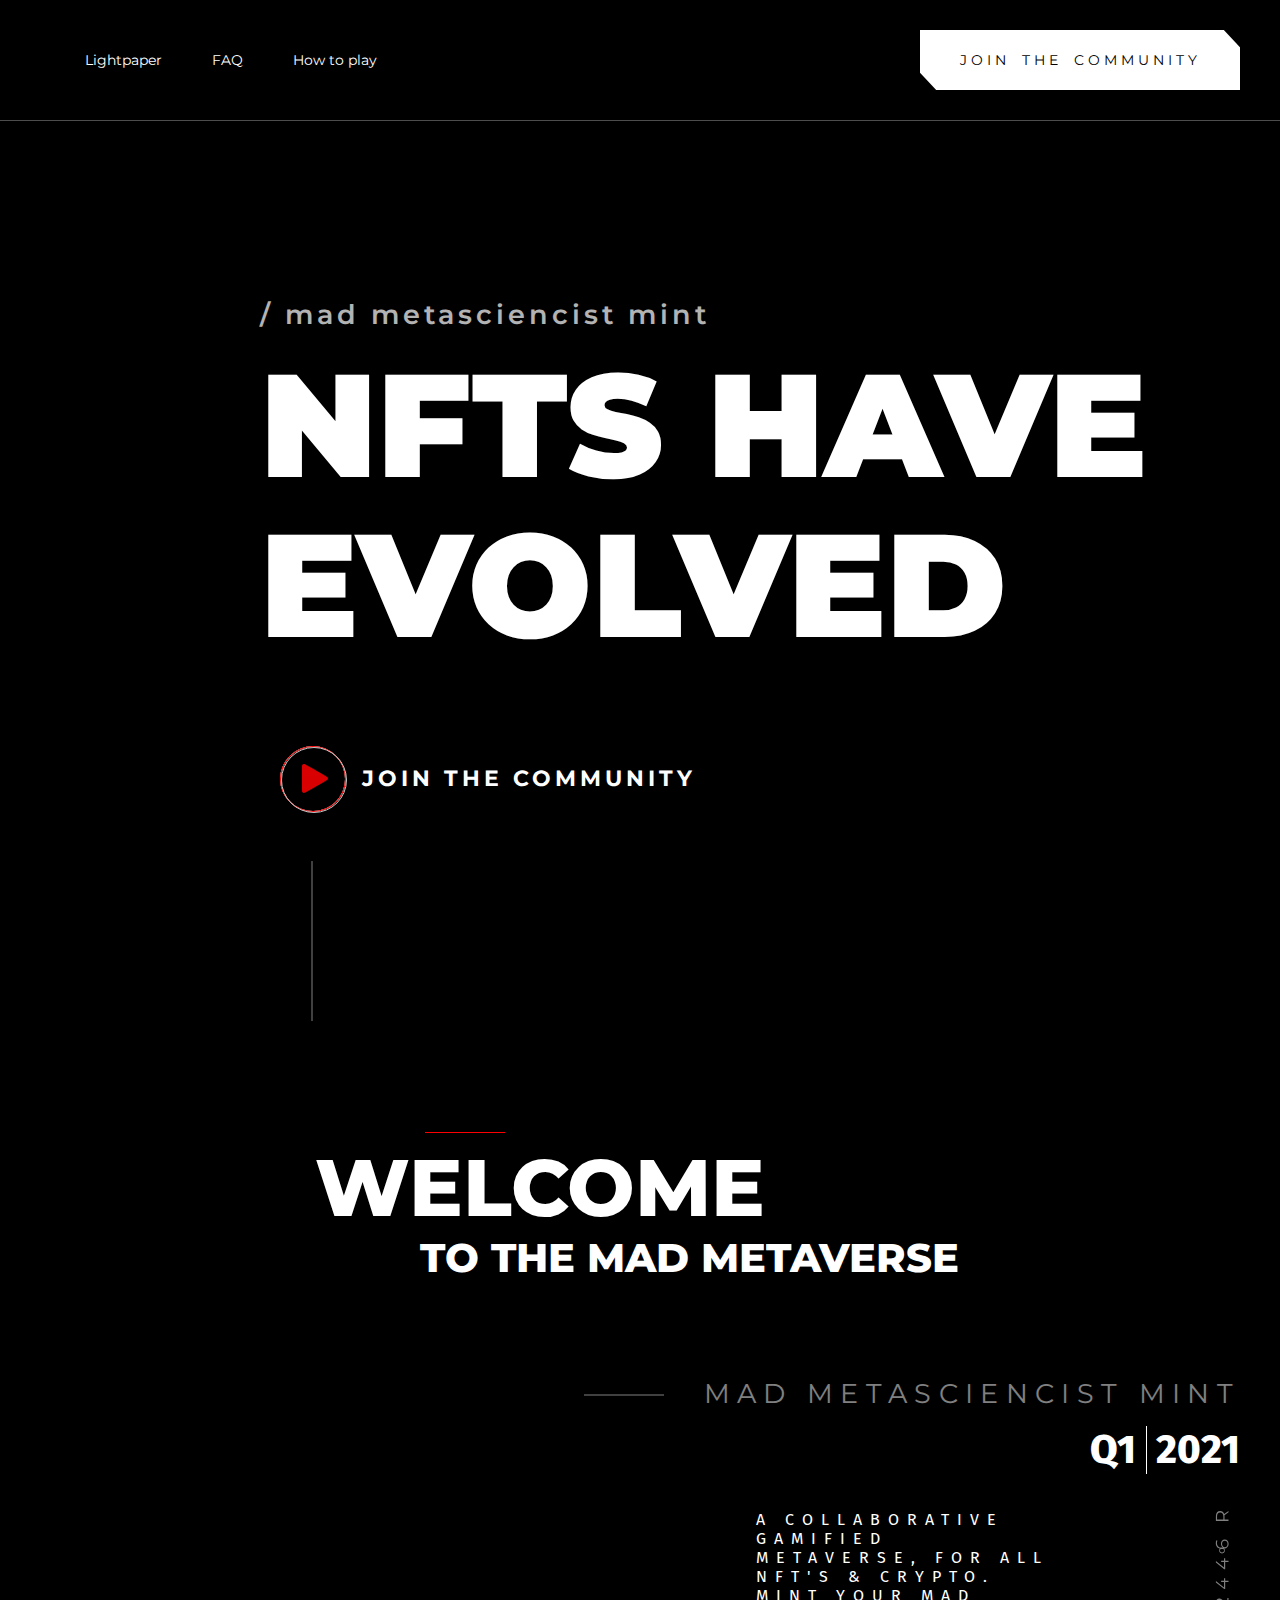
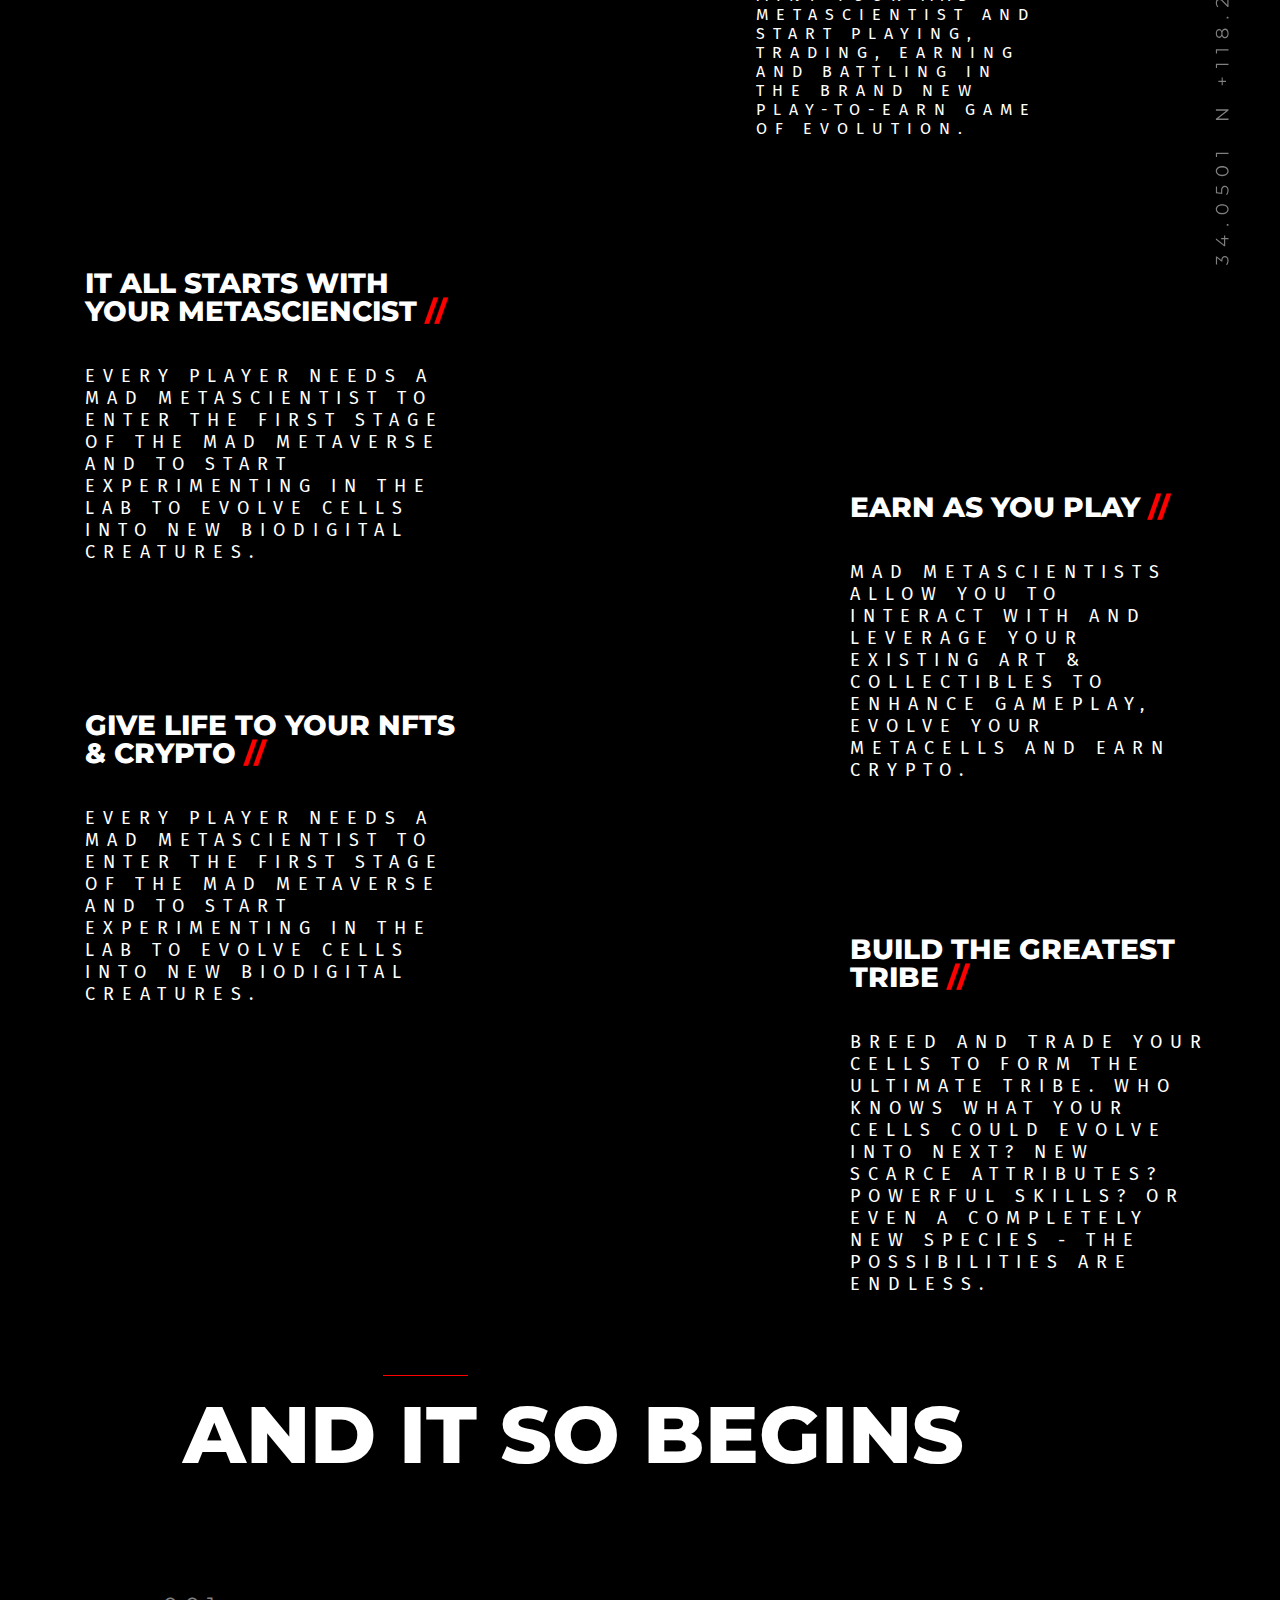
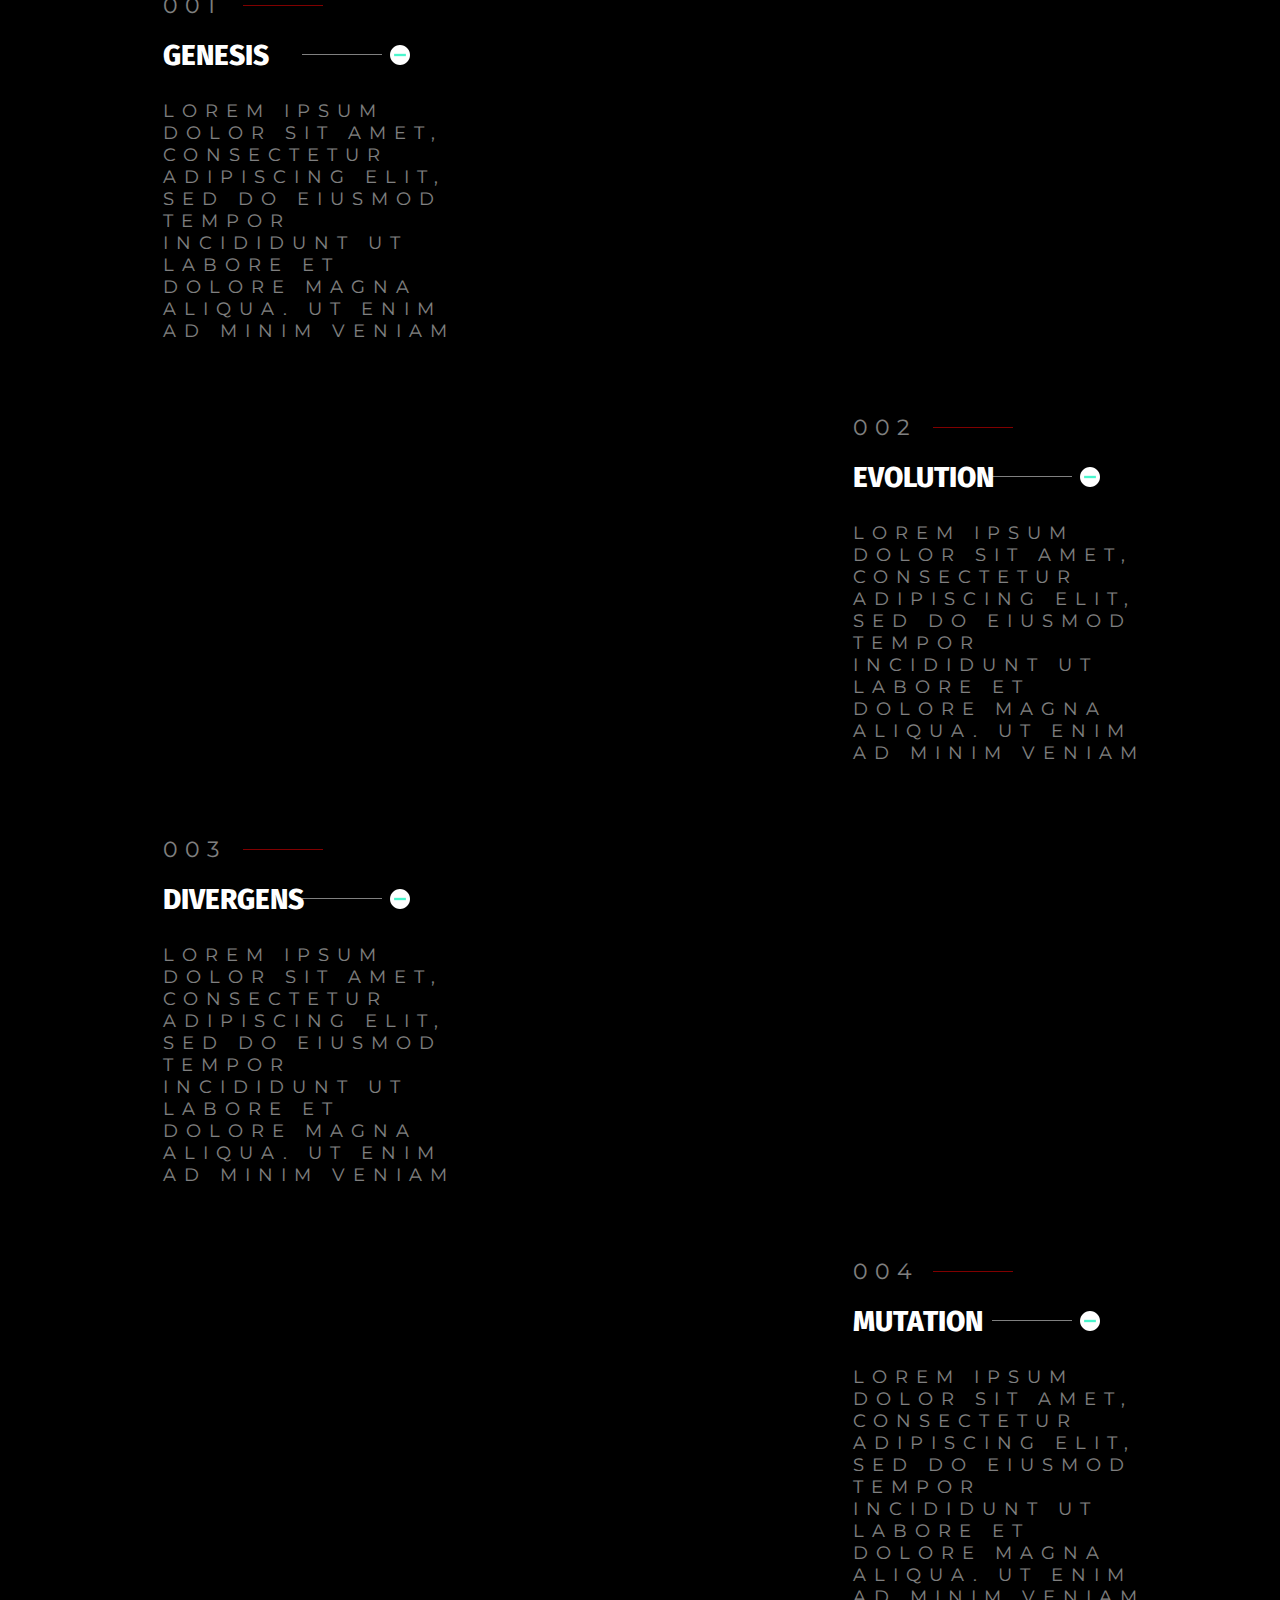
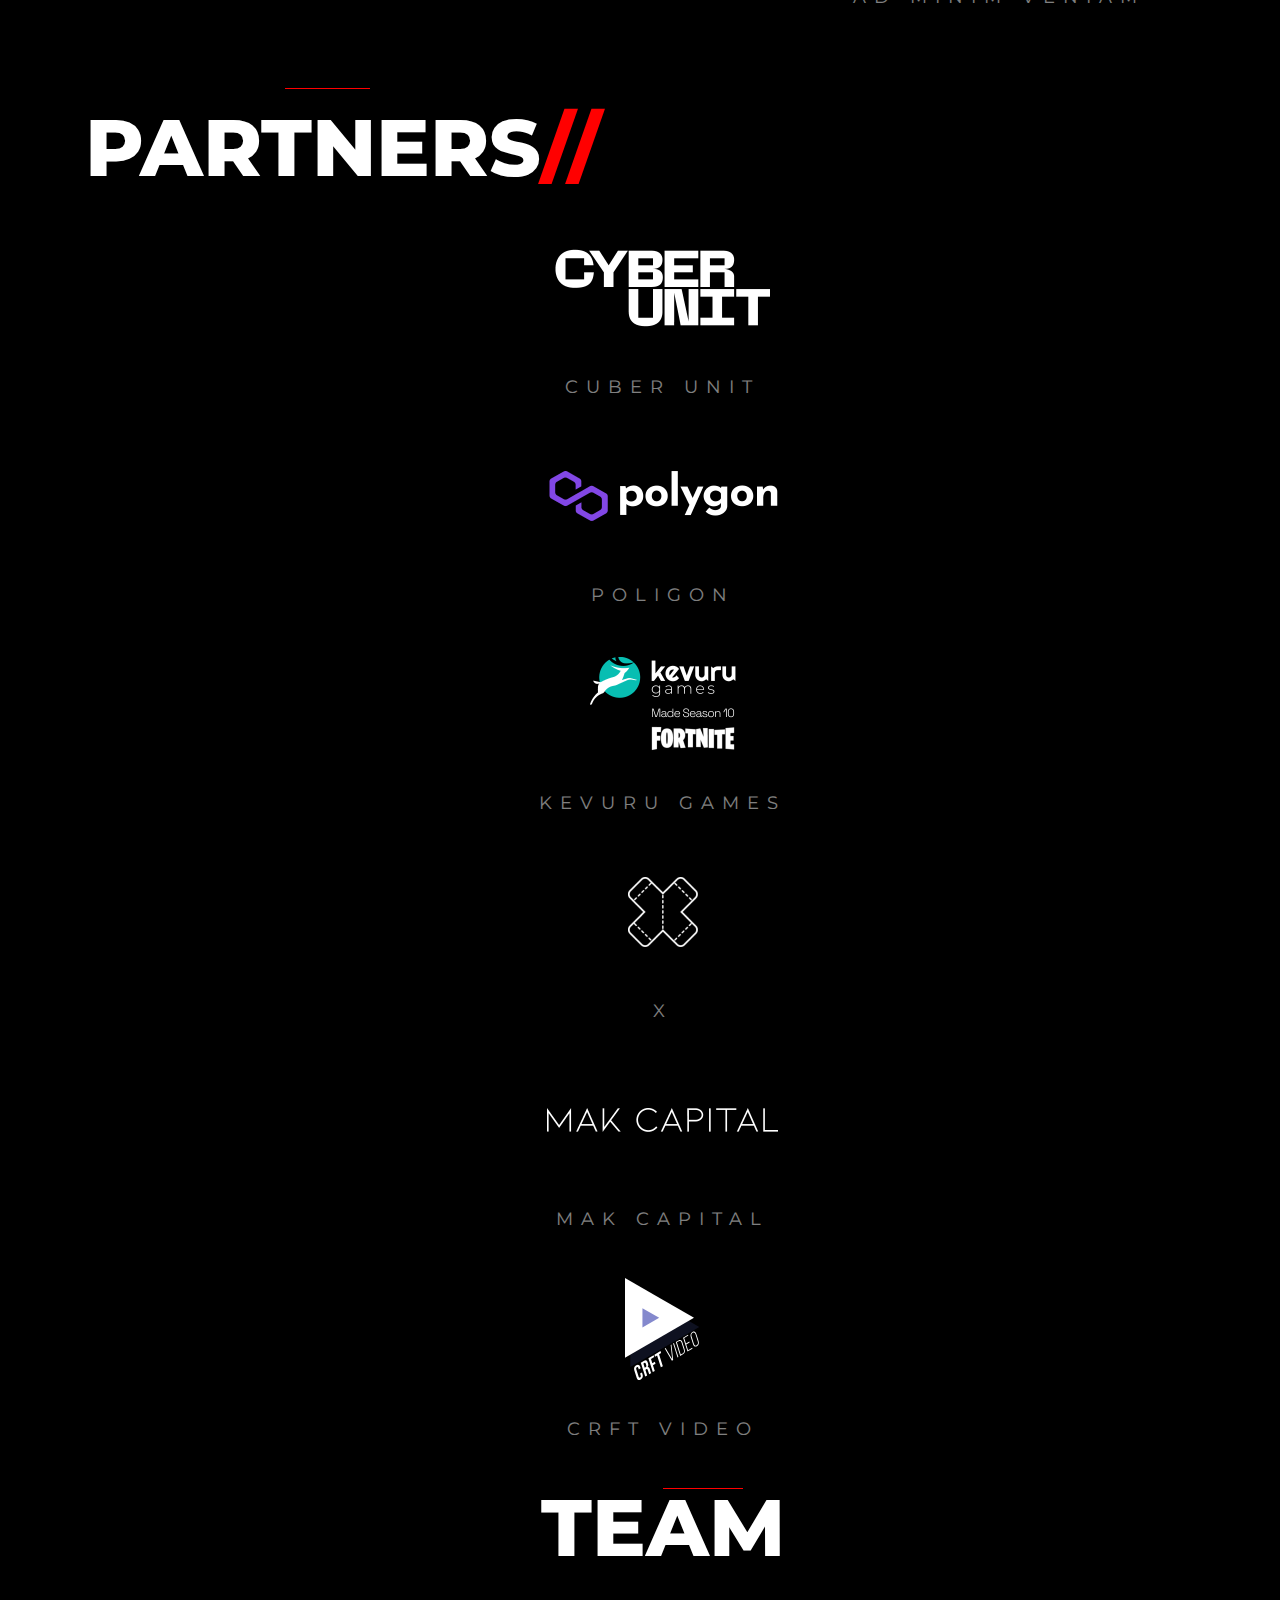
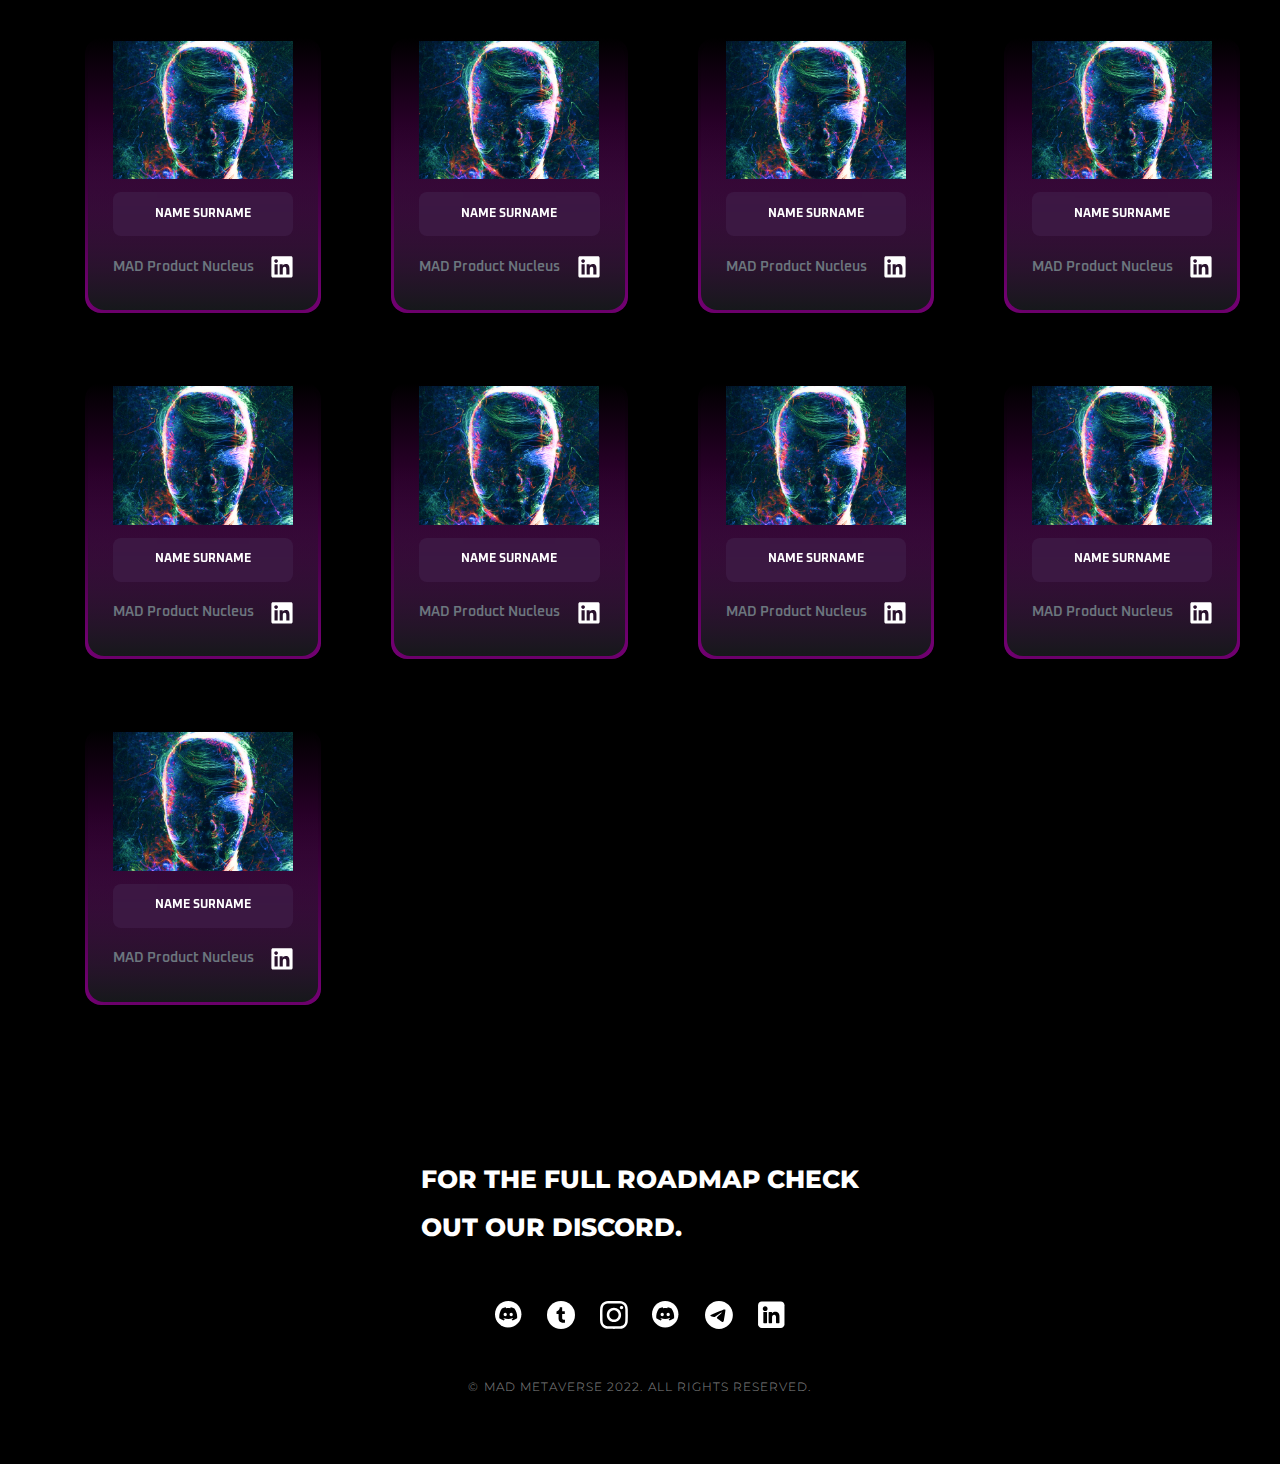
<file: index.html>
<!DOCTYPE html>
<html lang="en">
<head>
	<meta charset="UTF-8">
	<meta http-equiv="X-UA-Compatible" content="IE=edge">
	<meta name="viewport" content="width=device-width, initial-scale=1.0">
	<meta name="keywords" content="metaworld1756"> 
	<title>Project</title>
	<link rel="stylesheet" href="css/style.css">
	<link rel="icon" type="image/x-icon" href="img/favicon.ico">

</head>
<body>
			<div class="wrapper">
				<header>
						<div class="content">
								<div class="header">
									<div id="burger_list" class="header__burger__active trans">
										<div id="burger_none" class="header__active__less"></div>
										
										<nav>
											<ul>
												<li><a href="anine.html">Lightpa<span class="active_red">pe</span>r</a></li>
												<li><a href="anine.html">F<span class="active_red">A</span>Q</a></li>
												<li><a href="anine.html">H<span class="active_red">o</span>w to pl<span class="active_red">a</span>y</a></li>
											</ul>
										</nav>
									</div>
									
									<div id="burger" class="header__burger">
										<span></span>
									</div>
									<nav class="header__list">
										<ul>
											<li><a href="anine.html">Lightpaper</a></li>
											<li><a href="anine.html">FAQ</a></li>
											<li><a href="anine.html">How to play</a></li>
										</ul>
									</nav>
									<div class="header__btn">
										<a href="anine.html">join the community</a>
									</div>							
						</div>
						
					</div>
				</header>
				<main>
					<div class="content">
<section class="ewolved">
		<div class="ewolved__subtitle">
			/ mad metasciencist mint
		</div>
		<div class="ewolved__title">
				<p>NFTS HAVE</p>
				<p>EVOLVED</p>
		</div>
		<div class="ewolved__btn">
			<div class="ewolved__btn_btn"></div>

			<div class="ewolved__btn_text">JOIN THE COMMUNITY</div>
			
		</div>
	<span class="ewolved__dekor"></span>
</section>
<section class="welcome">
	<div class="welcome__title title99">welcome</div>
	<div class="welcome__title_less"> to the mad metaverse</div>
	<div class="welcome__sub_block sub_block">
		<div class="sub_block_title">mad metasciencist mint</div>
		<div class="sub_block_time"> <span>q1</span> 2021</div>
	</div>
	<div class="welcome__colaborative">
		<div class="welcome__colaborative_text">A collaborative gamified Metaverse, for all NFT's & crypto. Mint your MAD Metascientist and start playing, trading, earning and battling in the brand new play-to-earn game of evolution.</div>
			<div class="colaborative_wrapper">
		<div class="welcome__colaborative_addition">
			<img src="img/vertical.svg" alt="ver">
		</div>	
	</div>
	</div>
	<div class="part_main">
			<div class="part_main__item part_main__item_1">
				<div class="part_item_title">it all starts with your metasciencist <span>//</span></div>
				<p class="part_item_p">Every player needs a MAD Metascientist to enter the first stage of the MAD Metaverse and to start experimenting in the lab to evolve cells into new biodigital creatures.</p>						
			</div>



			<div class="part_main__item part_main__item_2">
				<div class="part_item_title">Earn as you play <span>//</span></div>
				<p class="part_item_p">MAD Metascientists allow you to interact with and leverage your existing art & collectibles to enhance gameplay, evolve your Metacells and earn crypto.</p>						
			</div>


			<div class="part_main__item part_main__item_3">
				<div class="part_item_title">Give life to your NFTs & Crypto <span>//</span></div>
				<p class="part_item_p">Every player needs a MAD Metascientist to enter the first stage of the MAD Metaverse and to start experimenting in the lab to evolve cells into new biodigital creatures.</p>						
			</div>



			<div class="part_main__item part_main__item_4">
				<div class="part_item_title">Build the greatest tribe <span>//</span></div>
				<p class="part_item_p">Breed and trade your cells to form the ultimate tribe. Who knows what your cells could evolve into next? New scarce attributes? Powerful skills? Or even a completely new species - the possibilities are endless.</p>						
			</div>
	</div>
</section>
<section class="stade">
	<div class="stade__title title99">and it so begins</div>
	<div class="stade__item">
			<div class="stade__number">001</div>
			<div class="stade__item__title">genesis</div>
			<div class="stade__item__p">Lorem ipsum dolor sit amet, consectetur adipiscing elit, sed do eiusmod tempor incididunt ut labore et dolore magna aliqua. Ut enim ad minim veniam</div>	
	</div>

	<div class="stade__item part_main__item_2">
		<div class="stade__number">002</div>
		<div class="stade__item__title">evolution</div>
		<div class="stade__item__p">Lorem ipsum dolor sit amet, consectetur adipiscing elit, sed do eiusmod tempor incididunt ut labore et dolore magna aliqua. Ut enim ad minim veniam</div>	
</div>


<div class="stade__item">
	<div class="stade__number">003</div>
	<div class="stade__item__title">divergens</div>
	<div class="stade__item__p">Lorem ipsum dolor sit amet, consectetur adipiscing elit, sed do eiusmod tempor incididunt ut labore et dolore magna aliqua. Ut enim ad minim veniam</div>	
</div>


<div class="stade__item part_main__item_4">
	<div class="stade__number">004</div>
	<div class="stade__item__title">mutation</div>
	<div class="stade__item__p">Lorem ipsum dolor sit amet, consectetur adipiscing elit, sed do eiusmod tempor incididunt ut labore et dolore magna aliqua. Ut enim ad minim veniam</div>	
</div>
</section>
<section class="partners">
	<div class="partners__title title99">partners<span>//</span> </div>
	<div class="partners__net">
		<div class="partners__item">
			<div class="partners__item_img">
				<img src="img/partners_1.svg" alt="partners">
			</div>
			<div class="partners__item_text">cuber unit</div>
			
			
		</div>

		<div class="partners__item">
			<div class="partners__item_img">
				<img src="img/partners_2.svg" alt="partners">
			</div>
			<div class="partners__item_text">poligon</div>
			
			
		</div>


		<div class="partners__item">
			<div class="partners__item_img">
				<img src="img/partners_3.svg" alt="partners">
			</div>
			<div class="partners__item_text">kevuru games</div>
			
			
		</div>


		<div class="partners__item">
			<div class="partners__item_img">
				<img src="img/partners_4.svg" alt="partners">
			</div>
			<div class="partners__item_text">x</div>
			
			
		</div>

		<div class="partners__item">
			<div class="partners__item_img">
				<img src="img/partners_5.svg" alt="partners">
			</div>
			<div class="partners__item_text">mak capital</div>
			
			
		</div>

		<div class="partners__item">
			<div class="partners__item_img">
				<img src="img/partners_6.svg" alt="partners">
			</div>
			<div class="partners__item_text">crft video</div>
					
		</div>		
	</div>
</section>
<section class="team">
	<div class="team__title title99">team</div>

	<div class="team__net">

					<div class="team__item">
							<div class="team__item_wrapper">
							
									<div class="team__item_img">
										<img src="img/card.png" alt="card_photo">
									</div>
									<div class="team__item_title">name surname</div>
									<div class="team__item_text">
											<div class="team__text_product">MAD Product Nucleus</div>
											<div class="team__text_logo">
												<img src="img/card_ico.svg" alt="ico">
											</div>	
							</div>
					</div>
									
									
			
		</div>

		<div class="team__item">
			<div class="team__item_wrapper">
			
					<div class="team__item_img">
						<img src="img/card.png" alt="card_photo">
					</div>
					<div class="team__item_title">name surname</div>
					<div class="team__item_text">
							<div class="team__text_product">MAD Product Nucleus</div>
							<div class="team__text_logo">
								<img src="img/card_ico.svg" alt="ico">
							</div>	
			</div>
	</div>
</div>

<div class="team__item">
	<div class="team__item_wrapper">
	
			<div class="team__item_img">
				<img src="img/card.png" alt="card_photo">
			</div>
			<div class="team__item_title">name surname</div>
			<div class="team__item_text">
					<div class="team__text_product">MAD Product Nucleus</div>
					<div class="team__text_logo">
						<img src="img/card_ico.svg" alt="ico">
					</div>	
	</div>
</div>
			
			

</div>

<div class="team__item">
	<div class="team__item_wrapper">
	
			<div class="team__item_img">
				<img src="img/card.png" alt="card_photo">
			</div>
			<div class="team__item_title">name surname</div>
			<div class="team__item_text">
					<div class="team__text_product">MAD Product Nucleus</div>
					<div class="team__text_logo">
						<img src="img/card_ico.svg" alt="ico">
					</div>	
	</div>
</div>
			
			

</div>


<div class="team__item">
	<div class="team__item_wrapper">
	
			<div class="team__item_img">
				<img src="img/card.png" alt="card_photo">
			</div>
			<div class="team__item_title">name surname</div>
			<div class="team__item_text">
					<div class="team__text_product">MAD Product Nucleus</div>
					<div class="team__text_logo">
						<img src="img/card_ico.svg" alt="ico">
					</div>	
	</div>
</div>
			
			

</div>

				<div class="team__item">
							<div class="team__item_wrapper">
							
									<div class="team__item_img">
										<img src="img/card.png" alt="card_photo">
									</div>
									<div class="team__item_title">name surname</div>
									<div class="team__item_text">
											<div class="team__text_product">MAD Product Nucleus</div>
											<div class="team__text_logo">
												<img src="img/card_ico.svg" alt="ico">
											</div>	
							</div>
					</div>
									
									
			
		</div>


		<div class="team__item">
			<div class="team__item_wrapper">
			
					<div class="team__item_img">
						<img src="img/card.png" alt="card_photo">
					</div>
					<div class="team__item_title">name surname</div>
					<div class="team__item_text">
							<div class="team__text_product">MAD Product Nucleus</div>
							<div class="team__text_logo">
								<img src="img/card_ico.svg" alt="ico">
							</div>	
			</div>
	</div>
					
					

</div>

<div class="team__item">
	<div class="team__item_wrapper">
	
			<div class="team__item_img">
				<img src="img/card.png" alt="card_photo">
			</div>
			<div class="team__item_title">name surname</div>
			<div class="team__item_text">
					<div class="team__text_product">MAD Product Nucleus</div>
					<div class="team__text_logo">
						<img src="img/card_ico.svg" alt="ico">
					</div>	
	</div>
</div>
			
			

</div>


<div class="team__item">
	<div class="team__item_wrapper">
	
			<div class="team__item_img">
				<img src="img/card.png" alt="card_photo">
			</div>
			<div class="team__item_title">name surname</div>
			<div class="team__item_text">
					<div class="team__text_product">MAD Product Nucleus</div>
					<div class="team__text_logo">
						<img src="img/card_ico.svg" alt="ico">
					</div>	
	</div>
</div>
			
			

</div>
	</div>
</section>
					</div>
				</main>


				<footer class="footer">
					<div class="footer__text">
						<p class="footer__text_p">For the full roadmap check</p>
						<p class="footer__text_p">out our Discord.</p>
					</div>

					<div class="footer__social_networks">
						<a href="anine.html">
							<img src="img/footer_ico_1.svg" alt="ico">
						</a>
						<a href="anine.html">
							<img src="img/footer_ico_2.svg" alt="ico">
						</a>
						<a href="anine.html">
							<img src="img/footer_ico_3.svg" alt="ico">
						</a>
						<a href="anine.html">
							<img src="img/footer_ico_4.svg" alt="ico">
						</a>
						<a href="anine.html">
							<img src="img/footer_ico_5.svg" alt="ico">
						</a>
						<a href="anine.html">
							<img src="img/footer_ico_6.svg" alt="ico">
						</a>
					</div>
					<div class="footer__politic">
						<a href="anine.html">© mad metaverse 2022. All Rights Reserved.</a>
					</div>
					
				</footer>
				









			</div>
			<script src="js/main.js"></script>
</body>
</html>
</file>
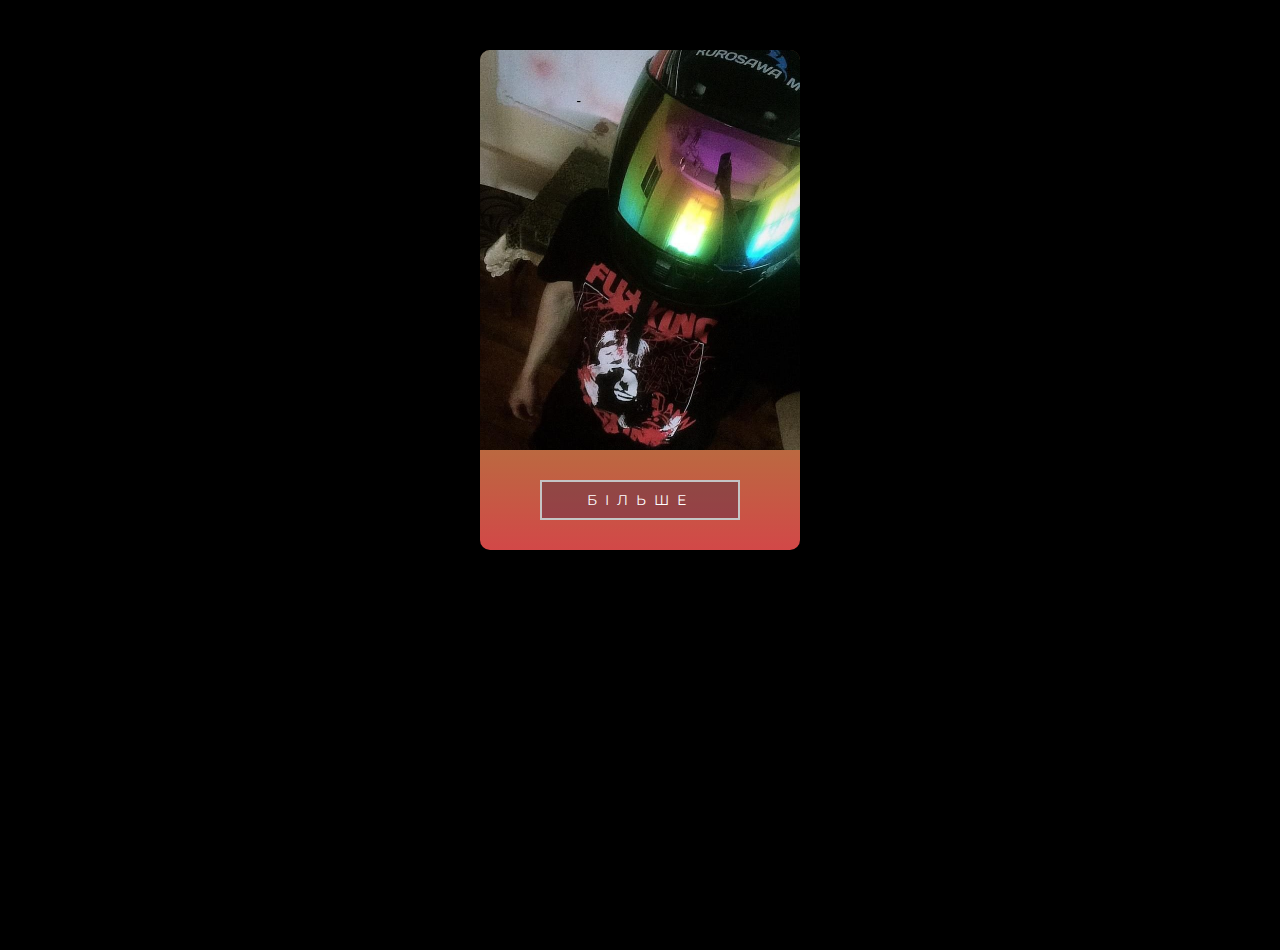
<file: anine.html>
<!DOCTYPE html>
<html lang="en">
<head>
	<meta charset="UTF-8">
	<meta http-equiv="X-UA-Compatible" content="IE=edge">
	<meta name="viewport" content="width=device-width, initial-scale=1.0">
	<title>Document</title>
	<link rel="stylesheet" href="css/style.css">
</head>
<body>
			<div class="wr">
				<div id="animCard" class="wrapper__anime_card">
					<img src="img/card_myPhoto.jpg" alt="Myphoto">
					<div id="animeBtn" class="wrapper__anime_btn">більше</div>				
				</div>
				
			</div>

		<script src="js/anim.js"></script>
</body>
</html>
</file>
<file: css/style.css>
@import url("https://fonts.googleapis.com/css2?family=Montserrat:wght@300;400;500;600;700;800;900&display=swap");
@import url("https://fonts.googleapis.com/css2?family=Roboto:wght@500&display=swap");
@import url("https://fonts.googleapis.com/css2?family=Oxanium:wght@400;600;700&display=swap");
@import url("https://fonts.googleapis.com/css2?family=Fira+Sans:wght@100;400;800&display=swap");
* {
  padding: 0;
  margin: 0;
  border: 0;
}

*, *:before, *:after {
  -webkit-box-sizing: border-box;
  box-sizing: border-box;
}

:focus, :active {
  outline: none;
}

a:focus, a:active {
  outline: none;
}

nav, footer, header, aside {
  display: block;
}

html, body {
  height: 100%;
  width: 100%;
  font-size: 100%;
  line-height: 1;
  font-size: 14px;
  -ms-text-size-adjust: 100%;
  -moz-text-size-adjust: 100%;
  -webkit-text-size-adjust: 100%;
}

input, button, textarea {
  font-family: inherit;
}

input::-ms-clear {
  display: none;
}

button {
  cursor: pointer;
}

button::-moz-focus-inner {
  padding: 0;
  border: 0;
}

a, a:visited {
  text-decoration: none;
}

a:hover {
  text-decoration: none;
}

ul li {
  list-style: none;
}

img {
  vertical-align: top;
}

h1, h2, h3, h4, h5, h6 {
  font-size: inherit;
  font-weight: 400;
}

body {
  background-color: #000;
  color: #fff;
  font-family: "Montserrat";
  font-weight: 400;
}

.content {
  margin: 0 auto;
  max-width: 1285px;
  padding: 0 40px 0 85px;
}

@media (max-width: 767px) {
  .content {
    padding: 0 35px 0 45px;
  }
}

@media (max-width: 600px) {
  .content {
    padding: 0 20px 0 30px;
  }
}

.wrapper {
  position: relative;
}

header {
  position: fixed;
  top: 0px;
  left: 0px;
  z-index: 900;
  border-bottom: 1px solid rgba(255, 255, 255, 0.3);
  width: 100%;
  background-color: #000;
}

a {
  color: #fff;
  -webkit-user-select: none;
     -moz-user-select: none;
      -ms-user-select: none;
          user-select: none;
}

.title99 {
  font-weight: 800;
  font-size: 80px;
  line-height: 100%;
  text-transform: uppercase;
}

@media (max-width: 767px) {
  .title99 {
    font-size: 45px;
  }
}

@media (max-width: 600px) {
  .title99 {
    font-size: 25px;
  }
}

source {
  max-width: 100%;
  min-width: 100%;
}

.header {
  padding: 30px 0;
  display: -webkit-box;
  display: -ms-flexbox;
  display: flex;
  -webkit-box-pack: justify;
      -ms-flex-pack: justify;
          justify-content: space-between;
  -webkit-box-align: center;
      -ms-flex-align: center;
          align-items: center;
}

@media (max-width: 767px) {
  .header {
    padding: 20px 0;
  }
}

@media (max-width: 600px) {
  .header {
    padding: 15px 0;
  }
}

.header__burger {
  width: 32px;
  height: 32px;
  position: relative;
  display: none;
}

@media (max-width: 600px) {
  .header__burger {
    display: block;
  }
}

.header__burger:after {
  content: "";
  display: block;
  width: 19px;
  height: 1px;
  background-color: #fff;
  position: absolute;
  top: 9px;
  left: 0;
}

.header__burger:before {
  content: "";
  display: block;
  width: 19px;
  height: 1px;
  background-color: #fff;
  position: absolute;
  top: 14px;
  left: 0;
}

.header__burger span:after {
  content: "";
  display: block;
  width: 19px;
  height: 1px;
  background-color: #fff;
  position: absolute;
  top: 19px;
  left: 0;
}

@media (max-width: 600px) {
  .header__list {
    display: none;
  }
}

.header__list ul {
  display: -webkit-box;
  display: -ms-flexbox;
  display: flex;
}

.header__list li:not(:last-child) {
  margin-right: 50px;
}

@media (max-width: 767px) {
  .header__list li:not(:last-child) {
    margin-right: 20px;
  }
}

.header__list li a:hover {
  color: #b95656;
}

.header__list li a:active {
  color: #968b8b;
}

.header__btn {
  background-color: #fff;
  letter-spacing: 4px;
  word-spacing: 4px;
  text-transform: uppercase;
  display: -webkit-box;
  display: -ms-flexbox;
  display: flex;
  -webkit-box-align: center;
      -ms-flex-align: center;
          align-items: center;
  -webkit-box-pack: center;
      -ms-flex-pack: center;
          justify-content: center;
  font-size: 14px;
  height: 60px;
  width: 320px;
}

.header__btn:hover {
  background-color: #ebdbdb;
}

.header__btn:active {
  background-color: #968b8b;
}

@media (max-width: 767px) {
  .header__btn {
    width: 270px;
    height: 50px;
    font-size: 12px;
  }
}

@media (max-width: 600px) {
  .header__btn {
    width: 177px;
    height: 30px;
    letter-spacing: 1px;
    word-spacing: 1px;
  }
}

.header__btn a {
  color: black;
  padding: 0px 5px;
}

.header__btn {
  position: relative;
}

.header__btn:after {
  content: "";
  display: block;
  background-color: black;
  -webkit-transform: rotate(47deg);
          transform: rotate(47deg);
  width: 25px;
  height: 25px;
  position: absolute;
  right: -14px;
  top: -12px;
}

.header__btn:before {
  content: "";
  display: block;
  background-color: black;
  -webkit-transform: rotate(47deg);
          transform: rotate(47deg);
  width: 25px;
  height: 25px;
  position: absolute;
  left: -14px;
  bottom: -12px;
}

@media (max-width: 600px) {
  .header__btn:after {
    position: absolute;
    right: -18px;
    top: -14px;
  }
  .header__btn:before {
    width: 15px;
    height: 15px;
    position: absolute;
    z-index: 0;
    left: -8px;
    bottom: -7px;
  }
}

.header__burger__active {
  -webkit-transition: all 2s linear;
  transition: all 2s linear;
  position: absolute;
  top: 0;
  left: 0;
  z-index: 901;
  width: 100%;
  font-size: 30px;
  background-color: black;
  padding: 70px 0 330px 90px;
  font-family: "Oxanium";
}

@media (max-width: 450px) {
  .header__burger__active {
    padding: 70px 0 330px 50px;
  }
}

.header__burger__active li {
  margin-bottom: 30px;
}

.header__active__less {
  width: 40px;
  height: 40px;
  position: absolute;
  top: 55px;
  right: 45px;
}

.header__active__less:after {
  content: "";
  display: block;
  background-color: red;
  width: 25px;
  height: 4px;
  -webkit-transform: rotate(45deg);
          transform: rotate(45deg);
  position: absolute;
  left: 0px;
  top: 0px;
}

.header__active__less:before {
  content: "";
  display: block;
  background-color: #fff;
  width: 25px;
  height: 4px;
  -webkit-transform: rotate(-45deg);
          transform: rotate(-45deg);
}

.active_red {
  color: red;
}

.trans {
  -webkit-transition: all 2s linear;
  transition: all 2s linear;
  -webkit-transform: translateY(-100%);
          transform: translateY(-100%);
}

.ewolved {
  padding-bottom: 320px;
  margin-top: 300px;
  position: relative;
}

@media (max-width: 767px) {
  .ewolved {
    margin-top: 270px;
    padding-bottom: 260px;
  }
}

@media (max-width: 600px) {
  .ewolved {
    margin-top: 140px;
    padding-bottom: 175px;
  }
}

.ewolved__subtitle {
  font-size: 27px;
  opacity: 0.7;
  letter-spacing: 4px;
  line-height: 110%;
  margin-left: 175px;
  font-weight: 600;
  margin-bottom: 15px;
}

@media (max-width: 767px) {
  .ewolved__subtitle {
    font-size: 22px;
    margin-left: 60px;
  }
}

@media (max-width: 600px) {
  .ewolved__subtitle {
    font-size: 13px;
    margin-left: 10px;
    margin-bottom: 8px;
  }
}

.ewolved__title {
  font-weight: 900;
  line-height: 110%;
  font-size: 146px;
  margin-left: 175px;
  margin-bottom: 80px;
}

@media (max-width: 992px) {
  .ewolved__title {
    font-size: 100px;
  }
}

@media (max-width: 767px) {
  .ewolved__title {
    font-size: 80px;
    margin-left: 60px;
    margin-bottom: 60px;
  }
}

@media (max-width: 600px) {
  .ewolved__title {
    font-size: 40px;
    margin-left: 10px;
    margin-bottom: 40px;
  }
}

.ewolved__btn {
  display: -webkit-box;
  display: -ms-flexbox;
  display: flex;
  -webkit-box-align: center;
      -ms-flex-align: center;
          align-items: center;
  padding-left: 195px;
}

@media (max-width: 767px) {
  .ewolved__btn {
    padding-left: 80px;
  }
}

@media (max-width: 600px) {
  .ewolved__btn {
    padding-left: 20px;
  }
}

.ewolved__btn_btn {
  background-color: green;
  width: 66px;
  height: 66px;
  border-radius: 50%;
  margin-right: 16px;
  border: 1px solid #fff;
  background: #000 url(../img/Play-icon.svg) 55% 50% no-repeat;
  position: relative;
  z-index: 77;
}

@media (max-width: 600px) {
  .ewolved__btn_btn {
    width: 36px;
    height: 36px;
    background-size: 40%;
  }
}

.ewolved__btn_btn:after {
  content: "";
  position: absolute;
  top: 0;
  left: 0;
  width: 66px;
  height: 66px;
  border-radius: 50%;
  display: block;
  background-color: transparent;
  border: 1px solid #C5C5C5;
  z-index: 1;
  -webkit-animation: pulse 2s linear infinite normal 0s forwards;
          animation: pulse 2s linear infinite normal 0s forwards;
}

@media (max-width: 600px) {
  .ewolved__btn_btn:after {
    width: 36px;
    height: 36px;
    min-width: 36px;
    -webkit-animation: pulse_m 2s linear infinite normal 0s forwards;
            animation: pulse_m 2s linear infinite normal 0s forwards;
  }
}

.ewolved__btn_btn:before {
  content: "";
  position: absolute;
  top: -1px;
  left: -1px;
  width: 66px;
  height: 66px;
  border-radius: 50%;
  display: block;
  background-color: transparent;
  border: 1px solid red;
  z-index: 1;
  -webkit-animation: pulse 2s linear infinite normal 1s forwards;
          animation: pulse 2s linear infinite normal 1s forwards;
}

@media (max-width: 600px) {
  .ewolved__btn_btn:before {
    width: 36px;
    height: 36px;
    -webkit-animation: pulse_m 2s linear infinite normal 1s forwards;
            animation: pulse_m 2s linear infinite normal 1s forwards;
  }
}

@-webkit-keyframes pulse {
  0% {
    width: 66px;
    height: 66px;
    opacity: 1;
  }
  100% {
    -webkit-transform: scale(2.5);
            transform: scale(2.5);
    opacity: 0;
  }
}

@keyframes pulse {
  0% {
    width: 66px;
    height: 66px;
    opacity: 1;
  }
  100% {
    -webkit-transform: scale(2.5);
            transform: scale(2.5);
    opacity: 0;
  }
}

@-webkit-keyframes pulse_m {
  0% {
    width: 36px;
    height: 36px;
    opacity: 1;
  }
  100% {
    -webkit-transform: scale(5);
            transform: scale(5);
    opacity: 0;
  }
}

@keyframes pulse_m {
  0% {
    width: 36px;
    height: 36px;
    opacity: 1;
  }
  100% {
    -webkit-transform: scale(5);
            transform: scale(5);
    opacity: 0;
  }
}

.ewolved__btn_text {
  font-weight: 700;
  letter-spacing: 4px;
  line-height: 110%;
  font-size: 22px;
}

@media (max-width: 600px) {
  .ewolved__btn_text {
    font-size: 13px;
  }
}

.ewolved__dekor {
  display: block;
  background-color: #FFF;
  opacity: 0.25;
  width: 160px;
  height: 1px;
  border: 1px solid #fff;
  -webkit-transform: rotate(90deg);
          transform: rotate(90deg);
  position: absolute;
  bottom: 190px;
  left: 147px;
}

@media (max-width: 767px) {
  .ewolved__dekor {
    left: 34px;
    bottom: 130px;
  }
}

@media (max-width: 600px) {
  .ewolved__dekor {
    width: 100px;
    left: -11px;
  }
}

.welcome__title {
  margin-left: 230px;
}

.welcome__title::before {
  content: "";
  display: block;
  border-top: 1px solid red;
  width: 80px;
  height: 1px;
  margin-left: 110px;
  padding-bottom: 15px;
}

@media (max-width: 600px) {
  .welcome__title::before {
    margin-left: 40px;
  }
}

@media (max-width: 767px) {
  .welcome__title {
    margin-left: 80px;
  }
}

@media (max-width: 600px) {
  .welcome__title {
    margin-left: 5px;
  }
}

.welcome__title_less {
  margin-left: 335px;
  font-size: 40px;
  font-weight: 800;
  text-transform: uppercase;
  line-height: 150%;
}

@media (max-width: 767px) {
  .welcome__title_less {
    margin-left: 140px;
    font-size: 35px;
  }
}

@media (max-width: 600px) {
  .welcome__title_less {
    margin-left: 65px;
    font-size: 18px;
  }
}

.welcome__sub_block {
  margin-top: 90px;
}

@media (max-width: 767px) {
  .welcome__sub_block {
    margin-top: 60px;
  }
}

.sub_block {
  display: -webkit-box;
  display: -ms-flexbox;
  display: flex;
  -webkit-box-orient: vertical;
  -webkit-box-direction: normal;
      -ms-flex-direction: column;
          flex-direction: column;
  -webkit-box-align: end;
      -ms-flex-align: end;
          align-items: flex-end;
}

.sub_block_title {
  margin-bottom: 20px;
  font-size: 27px;
  line-height: 32px;
  letter-spacing: 7.33333px;
  text-transform: uppercase;
  opacity: 0.5;
  position: relative;
}

@media (max-width: 767px) {
  .sub_block_title {
    font-size: 22px;
  }
}

@media (max-width: 600px) {
  .sub_block_title {
    font-size: 12px;
    letter-spacing: 5px;
    line-height: 200%;
  }
}

.sub_block_title::before {
  content: "";
  display: block;
  background-color: #fff;
  opacity: 0.5;
  width: 80px;
  height: 2px;
  position: absolute;
  top: 50%;
  left: -120px;
}

@media (max-width: 600px) {
  .sub_block_title::before {
    display: none;
  }
}

.sub_block_time {
  font-family: 'Fira Sans';
  font-style: normal;
  font-weight: 800;
  font-size: 40px;
  line-height: 100%;
  text-transform: uppercase;
}

@media (max-width: 600px) {
  .sub_block_time {
    font-size: 25px;
  }
}

.sub_block_time span {
  border-right: 1px solid #fff;
  padding-right: 10px;
}

.welcome {
  margin-bottom: 170px;
}

@media (max-width: 767px) {
  .welcome {
    margin-bottom: 0px;
  }
}

.welcome__colaborative {
  display: -webkit-box;
  display: -ms-flexbox;
  display: flex;
  -webkit-box-orient: horizontal;
  -webkit-box-direction: normal;
      -ms-flex-direction: row;
          flex-direction: row;
  -webkit-box-pack: end;
      -ms-flex-pack: end;
          justify-content: flex-end;
  margin-top: 40px;
}

.welcome__colaborative_text {
  max-width: 295px;
  font-family: 'Fira Sans';
  font-size: 16px;
  line-height: 19px;
  letter-spacing: 8px;
  text-transform: uppercase;
  margin-right: 160px;
}

@media (max-with: 600px) {
  .welcome__colaborative_text {
    font-size: 13px;
    letter-spacing: 6px;
  }
}

@media (max-width: 600px) {
  .welcome__colaborative_text {
    margin-right: 5px;
  }
}

@media (max-width: 600px) {
  .welcome__colaborative_addition img {
    margin-top: -25px;
    margin-right: -10px;
  }
}

.part_main {
  display: -webkit-box;
  display: -ms-flexbox;
  display: flex;
  -webkit-box-orient: vertical;
  -webkit-box-direction: normal;
      -ms-flex-direction: column;
          flex-direction: column;
}

@media (max-width: 600px) {
  .part_main {
    margin-top: 30px;
  }
}

.part_main__item {
  max-width: 390px;
  margin-bottom: -70px;
}

@media (max-width: 900px) {
  .part_main__item {
    margin-bottom: 40px;
  }
}

@media (max-width: 600px) {
  .part_main__item {
    max-width: 290px;
  }
}

.part_item_title {
  font-weight: 800;
  font-size: 28px;
  line-height: 100%;
  margin-bottom: 40px;
  text-transform: uppercase;
}

.part_item_title span {
  color: red;
}

@media (max-width: 600px) {
  .part_item_title {
    font-size: 22px;
    margin-bottom: 25px;
  }
}

.part_item_p {
  text-transform: uppercase;
  font-family: 'Fira Sans';
  font-size: 18px;
  line-height: 22px;
  letter-spacing: 8px;
  margin-right: 30px;
}

@media (max-width: 600px) {
  .part_item_p {
    font-size: 13px;
    line-height: 18px;
  }
}

.part_main__item_2, .part_main__item_4 {
  -ms-flex-item-align: end;
      align-self: flex-end;
}

@media (max-width: 400px) {
  .part_main__item_2, .part_main__item_4 {
    -ms-flex-item-align: start;
        -ms-grid-row-align: start;
        align-self: start;
  }
}

.stade {
  display: -webkit-box;
  display: -ms-flexbox;
  display: flex;
  -webkit-box-orient: vertical;
  -webkit-box-direction: normal;
      -ms-flex-direction: column;
          flex-direction: column;
  -webkit-box-align: start;
      -ms-flex-align: start;
          align-items: flex-start;
  max-width: 1000px;
  margin: 0 auto;
}

@media (max-width: 900px) {
  .stade {
    margin-top: 150px;
  }
}

@media (max-width: 767px) {
  .stade {
    margin-top: 100px;
  }
}

@media (max-width: 600px) {
  .stade {
    margin-top: 100px;
  }
}

.stade__title {
  margin-left: 20px;
  position: relative;
  margin-bottom: 115px;
}

@media (max-width: 767px) {
  .stade__title {
    margin-bottom: 60px;
  }
}

@media (max-width: 600px) {
  .stade__title {
    margin-bottom: 40px;
  }
}

.stade__title::before {
  content: "";
  display: block;
  background-color: red;
  width: 85px;
  height: 1px;
  left: 200px;
  position: absolute;
  top: -20px;
}

@media (max-width: 767px) {
  .stade__title::before {
    position: absolute;
    top: -10px;
  }
}

@media (max-width: 600px) {
  .stade__title::before {
    position: absolute;
    top: -10px;
    left: 50px;
  }
}

.stade__item {
  max-width: 310px;
  margin-bottom: 70px;
}

@media (max-width: 600px) {
  .stade__item {
    margin-bottom: 50px;
  }
}

.stade__number {
  opacity: 0.5;
  font-size: 22px;
  line-height: 32px;
  letter-spacing: 7.33333px;
  text-transform: uppercase;
  position: relative;
}

.stade__number::before {
  content: "";
  display: block;
  background-color: red;
  width: 80px;
  height: 1px;
  position: absolute;
  top: 15px;
  left: 80px;
}

.stade__item__title {
  font-family: 'Fira Sans';
  font-weight: 800;
  font-size: 28px;
  line-height: 100%;
  text-transform: uppercase;
  margin-top: 20px;
  margin-bottom: 30px;
  position: relative;
}

.stade__item__title::after {
  content: "";
  display: block;
  position: absolute;
  top: 3px;
  left: 139px;
  background: url(../img/title_before.svg) 100% 100%;
  width: 108px;
  height: 20px;
}

@media (max-width: 600px) {
  .stade__item__title {
    margin-left: 25px;
    font-size: 22px;
    margin-top: 15px;
    margin-bottom: 20px;
  }
}

.stade__item__p {
  font-size: 18px;
  line-height: 22px;
  letter-spacing: 8px;
  text-transform: uppercase;
  opacity: 0.5;
}

@media (max-width: 600px) {
  .stade__item__p {
    font-size: 13px;
  }
}

.partners__title {
  position: relative;
  margin-bottom: 50px;
  margin-top: 30px;
}

@media (max-width: 600px) {
  .partners__title {
    margin-bottom: 30px;
  }
}

.partners__title span {
  color: red;
}

.partners__title::before {
  content: "";
  display: block;
  background-color: red;
  width: 85px;
  height: 1px;
  left: 200px;
  position: absolute;
  top: -20px;
}

@media (max-width: 767px) {
  .partners__title::before {
    position: absolute;
    top: -10px;
  }
}

@media (max-width: 600px) {
  .partners__title::before {
    position: absolute;
    top: -10px;
    left: 50px;
  }
}

.partners__net {
  display: -ms-grid;
  display: grid;
  -ms-grid-columns: (minmax(300px, 1fr))[auto-fit];
      grid-template-columns: repeat(auto-fit, minmax(300px, 1fr));
  -ms-grid-row-align: center;
      align-self: center;
  -ms-grid-column-align: center;
      justify-self: center;
}

.partners__item {
  display: -webkit-box;
  display: -ms-flexbox;
  display: flex;
  -webkit-box-align: center;
      -ms-flex-align: center;
          align-items: center;
  -webkit-box-orient: vertical;
  -webkit-box-direction: normal;
      -ms-flex-direction: column;
          flex-direction: column;
  margin-bottom: 50px;
}

.partners__item_img {
  margin-bottom: 40px;
}

.partners__item_text {
  font-size: 18px;
  line-height: 1;
  letter-spacing: 8px;
  text-transform: uppercase;
  opacity: 0.5;
}

img {
  max-width: 100%;
}

.team__title {
  text-align: center;
  position: relative;
  margin-bottom: 70px;
}

@media (max-width: 600px) {
  .team__title {
    margin-bottom: 40px;
    text-align: left;
  }
}

.team__title::before {
  content: "";
  display: block;
  background-color: red;
  width: 80px;
  height: 1px;
  position: absolute;
  left: 50%;
}

@media (max-width: 600px) {
  .team__title::before {
    width: 50px;
    margin-top: -5px;
    left: 0%;
  }
}

.team__net {
  display: -ms-grid;
  display: grid;
  -ms-grid-columns: (minmax(200px, 1fr))[auto-fit];
      grid-template-columns: repeat(auto-fit, minmax(200px, 1fr));
  grid-gap: 70px;
}

@media (max-width: 992px) {
  .team__net {
    grid-gap: 40px;
  }
}

.team__item {
  justify-self: center;
  display: -webkit-box;
  display: -ms-flexbox;
  display: flex;
  -webkit-box-orient: vertical;
  -webkit-box-direction: normal;
      -ms-flex-direction: column;
          flex-direction: column;
  max-width: 320px;
  max-height: 380px;
  -webkit-box-sizing: border-box;
          box-sizing: border-box;
  border-radius: 16px;
  background: -webkit-gradient(linear, left top, left bottom, from(#000), to(purple));
  background: linear-gradient(to bottom, #000, purple);
  padding: 3px;
}

.team__item_wrapper {
  background: -webkit-gradient(linear, left bottom, left top, from(#16181B), color-stop(70.26%, rgba(22, 24, 27, 0)));
  background: linear-gradient(360deg, #16181B 0%, rgba(22, 24, 27, 0) 70.26%);
  -webkit-box-shadow: 0px 16px 16px rgba(0, 0, 0, 0.16);
          box-shadow: 0px 16px 16px rgba(0, 0, 0, 0.16);
  width: 100%;
  height: 100%;
  border-radius: 16px;
  padding: 0 25px 32px 25px;
}

.team__item_img {
  margin-bottom: 13px;
}

.team__item_title {
  background: rgba(153, 162, 213, 0.08);
  -webkit-backdrop-filter: blur(16px);
          backdrop-filter: blur(16px);
  border-radius: 8px;
  text-align: center;
  font-family: 'Oxanium';
  font-weight: 700;
  font-size: 12px;
  line-height: 15px;
  display: -webkit-box;
  display: -ms-flexbox;
  display: flex;
  -webkit-box-align: center;
      -ms-flex-align: center;
          align-items: center;
  -webkit-box-pack: center;
      -ms-flex-pack: center;
          justify-content: center;
  text-transform: uppercase;
  color: #FFFFFF;
  height: 44px;
  margin-bottom: 20px;
}

.team__item_title:hover {
  background: rgba(153, 162, 213, 0.3);
}

.team__item_text {
  display: -webkit-box;
  display: -ms-flexbox;
  display: flex;
  -webkit-box-pack: justify;
      -ms-flex-pack: justify;
          justify-content: space-between;
  -webkit-box-align: center;
      -ms-flex-align: center;
          align-items: center;
}

.team__text_product {
  font-family: 'Oxanium';
  font-weight: 600;
  font-size: 14px;
  line-height: 15px;
  color: #6c767e;
}

footer {
  margin-top: 150px;
  padding-bottom: 70px;
  display: -webkit-box;
  display: -ms-flexbox;
  display: flex;
  -webkit-box-orient: vertical;
  -webkit-box-direction: normal;
      -ms-flex-direction: column;
          flex-direction: column;
  -webkit-box-align: center;
      -ms-flex-align: center;
          align-items: center;
}

@media (max-width: 600px) {
  footer {
    margin-top: 70px;
  }
}

.footer__text {
  margin-bottom: 50px;
}

.footer__text_p {
  font-weight: 800;
  font-size: 25px;
  line-height: 48px;
  text-transform: uppercase;
}

@media (max-width: 600px) {
  .footer__text_p {
    font-size: 16px;
    text-align: center;
  }
}

.footer__social_networks {
  display: -webkit-box;
  display: -ms-flexbox;
  display: flex;
  -webkit-box-pack: justify;
      -ms-flex-pack: justify;
          justify-content: space-between;
  width: 300px;
  padding: 0 5px;
  margin-bottom: 50px;
}

.footer__social_networks a img {
  max-width: 28px;
}

.footer__politic {
  text-align: center;
}

.footer__politic a {
  font-family: 'Montserrat';
  font-style: normal;
  font-weight: 300;
  font-size: 12px;
  line-height: 15px;
  text-align: center;
  letter-spacing: 1.05px;
  text-transform: uppercase;
  opacity: 0.5;
}

.wrapper__anime_card {
  position: relative;
  margin: 0 auto;
  width: 320px;
  background-color: -webkit-linear-gradient(180deg, #4f331e, #999a35, #d24848);
  background: -webkit-gradient(linear, left top, left bottom, from(#4f331e), color-stop(#999a35), to(#d24848));
  background: linear-gradient(180deg, #4f331e, #999a35, #d24848);
  margin: 0 auto;
  margin-top: 50px;
  overflow: hidden;
  border-radius: 10px;
  height: 500px;
}

.wrapper__anime_card img {
  height: 400px;
  width: 100%;
}

.wrapper__anime_btn {
  margin: 0 auto;
  margin-top: 30px;
  border: 2px solid #C5C5C5;
  width: 200px;
  height: 40px;
  letter-spacing: 8px;
  text-transform: uppercase;
  display: -webkit-box;
  display: -ms-flexbox;
  display: flex;
  -webkit-box-pack: center;
      -ms-flex-pack: center;
          justify-content: center;
  -webkit-box-align: center;
      -ms-flex-align: center;
          align-items: center;
  background-color: rgba(31, 24, 72, 0.3);
  -webkit-user-select: none;
     -moz-user-select: none;
      -ms-user-select: none;
          user-select: none;
}

.wrapper__anime_btn:active {
  background-color: rgba(31, 24, 72, 0.6);
}

.animation {
  -webkit-animation: cardAnime 500ms linear 1 normal 0s forwards;
          animation: cardAnime 500ms linear 1 normal 0s forwards;
  -webkit-transition: all linear 500ms;
  transition: all linear 500ms;
}

@-webkit-keyframes cardAnime {
  0% {
    width: 320px;
  }
  50% {
    width: 1px;
  }
  100% {
    width: 320px;
  }
}

@keyframes cardAnime {
  0% {
    width: 320px;
  }
  50% {
    width: 1px;
  }
  100% {
    width: 320px;
  }
}

.wr {
  width: 100%;
}

.wr__content {
  margin: 0 auto;
  width: 320px;
  position: relative;
}

.wr__content_2 {
  margin: 0 auto;
  position: absolute;
  top: 1px;
  left: 1px;
}
/*# sourceMappingURL=style.css.map */
</file>
